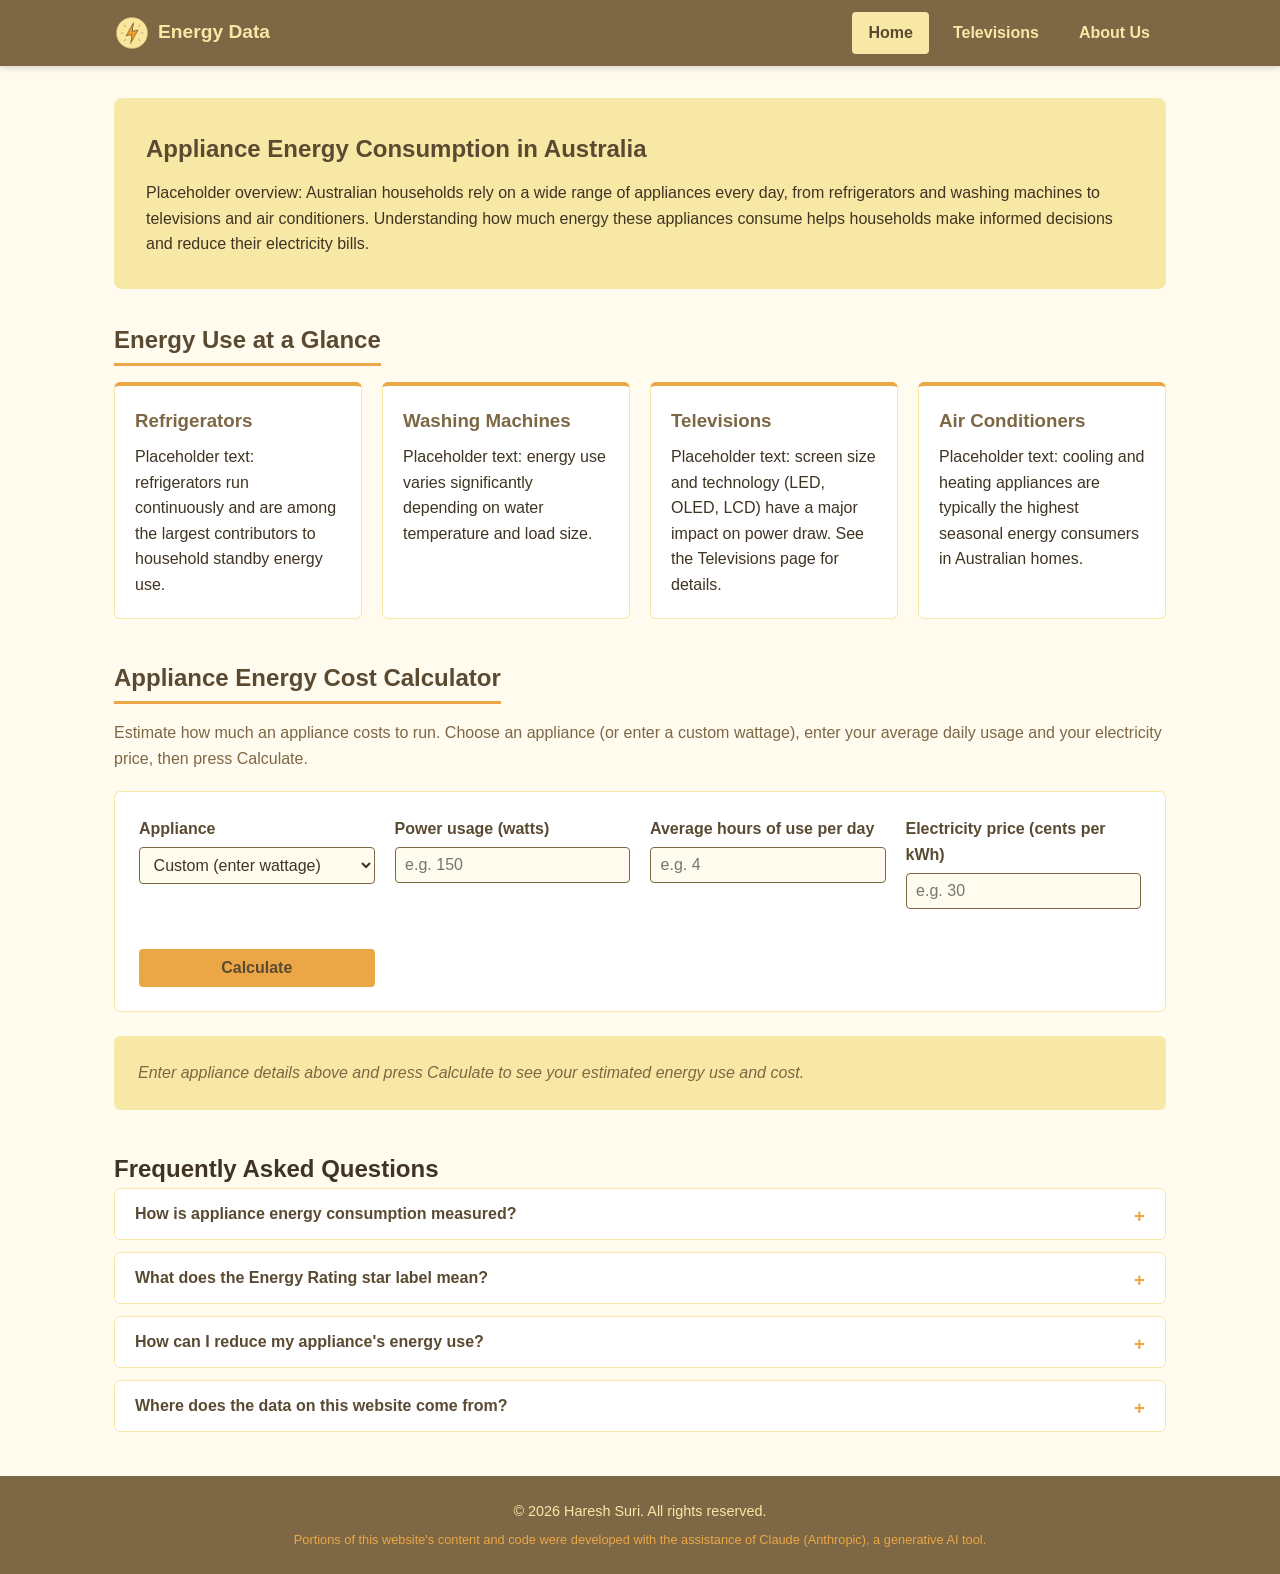
<file: Exercise 0.2/energy-webpage-v1/index.html>
<!DOCTYPE html>
<html lang="en">
<head>
  <meta charset="UTF-8" />
  <meta name="viewport" content="width=device-width, initial-scale=1.0" />
  <title>Home | Energy Data Webpage</title>
  <link rel="icon" type="image/png" href="images/PowerIcon.png" />
  <link rel="stylesheet" href="css/styles.css" />
</head>
<body>
  <header class="site-header">
    <nav class="navbar">
      <a href="index.html" class="brand">
        <img src="images/PowerIcon.png" alt="Energy Data logo" class="logo" />
        <span class="brand-name">Energy Data</span>
      </a>
      <ul class="nav-links">
        <li><a href="index.html" class="active" aria-current="page">Home</a></li>
        <li><a href="televisions.html">Televisions</a></li>
        <li><a href="about.html">About Us</a></li>
      </ul>
    </nav>
  </header>

  <main>
    <section class="hero">
      <h1>Appliance Energy Consumption in Australia</h1>
      <p>
        Placeholder overview: Australian households rely on a wide range of appliances every day,
        from refrigerators and washing machines to televisions and air conditioners. Understanding
        how much energy these appliances consume helps households make informed decisions and
        reduce their electricity bills.
      </p>
    </section>

    <section class="content-block">
      <h2>Energy Use at a Glance</h2>
      <div class="card-grid">
        <article class="card">
          <h3>Refrigerators</h3>
          <p>Placeholder text: refrigerators run continuously and are among the largest contributors to household standby energy use.</p>
        </article>
        <article class="card">
          <h3>Washing Machines</h3>
          <p>Placeholder text: energy use varies significantly depending on water temperature and load size.</p>
        </article>
        <article class="card">
          <h3>Televisions</h3>
          <p>Placeholder text: screen size and technology (LED, OLED, LCD) have a major impact on power draw. See the Televisions page for details.</p>
        </article>
        <article class="card">
          <h3>Air Conditioners</h3>
          <p>Placeholder text: cooling and heating appliances are typically the highest seasonal energy consumers in Australian homes.</p>
        </article>
      </div>
    </section>

    <section class="content-block calculator" aria-labelledby="calculator-heading">
      <h2 id="calculator-heading">Appliance Energy Cost Calculator</h2>
      <p class="calculator-intro">
        Estimate how much an appliance costs to run. Choose an appliance (or enter a custom
        wattage), enter your average daily usage and your electricity price, then press Calculate.
      </p>

      <form id="calculator-form" class="calculator-form" novalidate>
        <div class="form-group">
          <label for="appliance-select">Appliance</label>
          <select id="appliance-select">
            <option value="custom" data-watts="">Custom (enter wattage)</option>
            <option value="fridge" data-watts="150">Refrigerator (150 W)</option>
            <option value="washer" data-watts="500">Washing Machine (500 W)</option>
            <option value="led-tv" data-watts="80">LED Television 55" (80 W)</option>
            <option value="oled-tv" data-watts="110">OLED Television 55" (110 W)</option>
            <option value="aircon" data-watts="2000">Air Conditioner – split system (2000 W)</option>
            <option value="kettle" data-watts="1200">Electric Kettle (1200 W)</option>
            <option value="fan" data-watts="60">Ceiling Fan (60 W)</option>
          </select>
        </div>

        <div class="form-group">
          <label for="watts-input">Power usage (watts)</label>
          <input type="number" id="watts-input" min="1" max="10000" step="1" placeholder="e.g. 150" />
          <span class="field-error" id="watts-error"></span>
        </div>

        <div class="form-group">
          <label for="hours-input">Average hours of use per day</label>
          <input type="number" id="hours-input" min="0" max="24" step="0.1" placeholder="e.g. 4" />
          <span class="field-error" id="hours-error"></span>
        </div>

        <div class="form-group">
          <label for="price-input">Electricity price (cents per kWh)</label>
          <input type="number" id="price-input" min="0" max="200" step="0.1" placeholder="e.g. 30" />
          <span class="field-error" id="price-error"></span>
        </div>

        <button type="submit" class="calculator-submit">Calculate</button>
      </form>

      <div id="calculator-results" class="calculator-results" aria-live="polite">
        <p class="calculator-placeholder">Enter appliance details above and press Calculate to see your estimated energy use and cost.</p>
      </div>
    </section>

    <section class="faq" aria-labelledby="faq-heading">
      <h2 id="faq-heading">Frequently Asked Questions</h2>

      <div class="faq-item">
        <button class="faq-question" aria-expanded="false">
          How is appliance energy consumption measured?
        </button>
        <div class="faq-answer" hidden>
          <p>Placeholder answer: energy consumption is typically measured in kilowatt-hours (kWh) over a
          given period, based on an appliance's power rating and usage time.</p>
        </div>
      </div>

      <div class="faq-item">
        <button class="faq-question" aria-expanded="false">
          What does the Energy Rating star label mean?
        </button>
        <div class="faq-answer" hidden>
          <p>Placeholder answer: the star rating compares the energy efficiency of similar appliances,
          with more stars indicating lower energy use for a comparable size and feature set.</p>
        </div>
      </div>

      <div class="faq-item">
        <button class="faq-question" aria-expanded="false">
          How can I reduce my appliance's energy use?
        </button>
        <div class="faq-answer" hidden>
          <p>Placeholder answer: simple steps include switching off standby power, choosing efficient
          settings, and replacing old appliances with higher star-rated models.</p>
        </div>
      </div>

      <div class="faq-item">
        <button class="faq-question" aria-expanded="false">
          Where does the data on this website come from?
        </button>
        <div class="faq-answer" hidden>
          <p>Placeholder answer: figures shown on this site are placeholder values for the purposes of
          this exercise and will later be replaced with real Australian energy market data.</p>
        </div>
      </div>
    </section>
  </main>

  <footer class="site-footer">
    <p>&copy; <span id="current-year"></span> Haresh Suri. All rights reserved.</p>
    <p class="genai-note">Portions of this website's content and code were developed with the assistance of Claude (Anthropic), a generative AI tool.</p>
  </footer>

  <script src="js/scripts.js"></script>
</body>
</html>
</file>
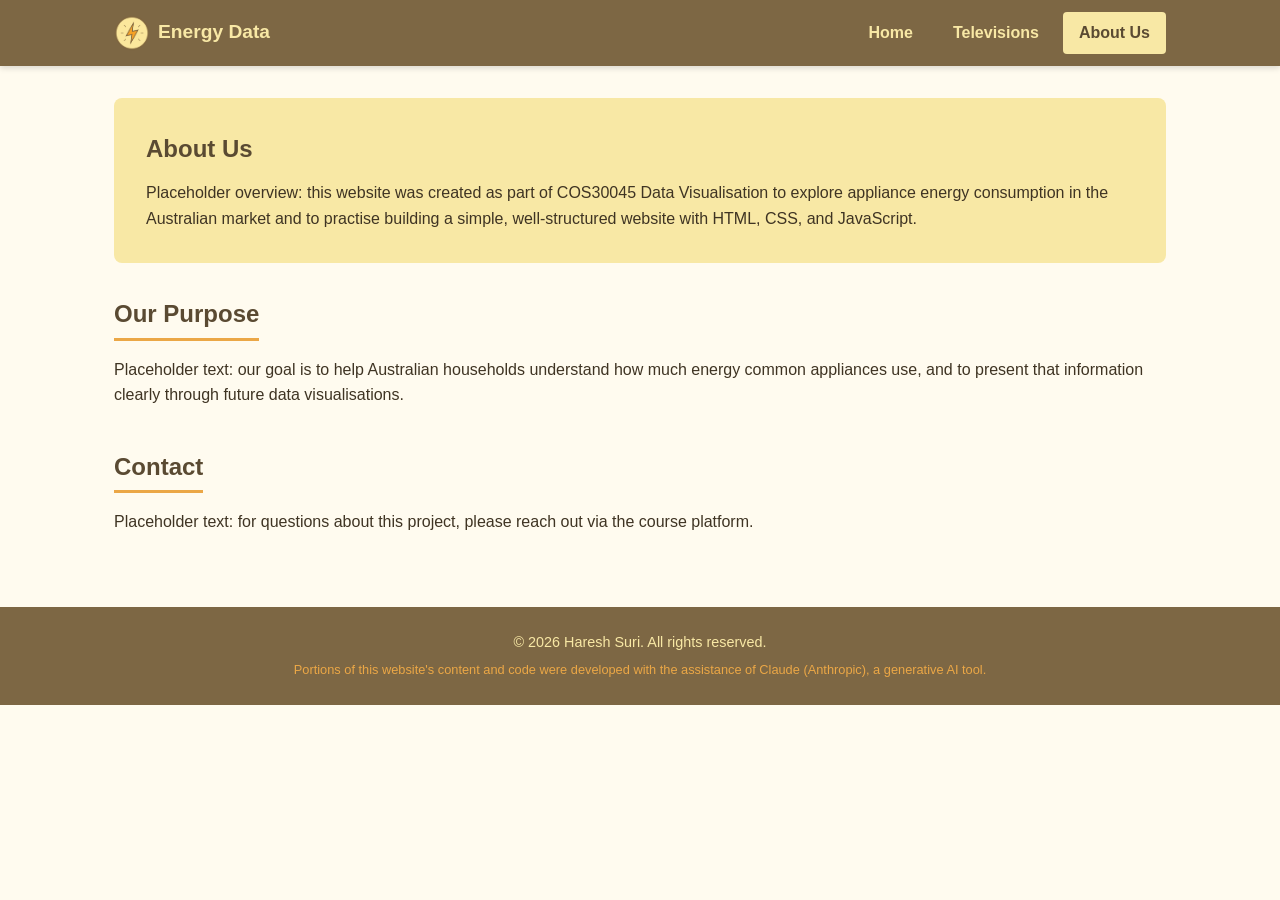
<file: Exercise 0.2/energy-webpage-v1/about.html>
<!DOCTYPE html>
<html lang="en">
<head>
  <meta charset="UTF-8" />
  <meta name="viewport" content="width=device-width, initial-scale=1.0" />
  <title>About Us | Energy Data Webpage</title>
  <link rel="icon" type="image/png" href="images/PowerIcon.png" />
  <link rel="stylesheet" href="css/styles.css" />
</head>
<body>
  <header class="site-header">
    <nav class="navbar">
      <a href="index.html" class="brand">
        <img src="images/PowerIcon.png" alt="Energy Data logo" class="logo" />
        <span class="brand-name">Energy Data</span>
      </a>
      <ul class="nav-links">
        <li><a href="index.html">Home</a></li>
        <li><a href="televisions.html">Televisions</a></li>
        <li><a href="about.html" class="active" aria-current="page">About Us</a></li>
      </ul>
    </nav>
  </header>

  <main>
    <section class="hero">
      <h1>About Us</h1>
      <p>
        Placeholder overview: this website was created as part of COS30045 Data Visualisation to
        explore appliance energy consumption in the Australian market and to practise building a
        simple, well-structured website with HTML, CSS, and JavaScript.
      </p>
    </section>

    <section class="content-block">
      <h2>Our Purpose</h2>
      <p>
        Placeholder text: our goal is to help Australian households understand how much energy
        common appliances use, and to present that information clearly through future data
        visualisations.
      </p>
    </section>

    <section class="content-block">
      <h2>Contact</h2>
      <p>Placeholder text: for questions about this project, please reach out via the course platform.</p>
    </section>
  </main>

  <footer class="site-footer">
    <p>&copy; <span id="current-year"></span> Haresh Suri. All rights reserved.</p>
    <p class="genai-note">Portions of this website's content and code were developed with the assistance of Claude (Anthropic), a generative AI tool.</p>
  </footer>

  <script src="js/scripts.js"></script>
</body>
</html>
</file>
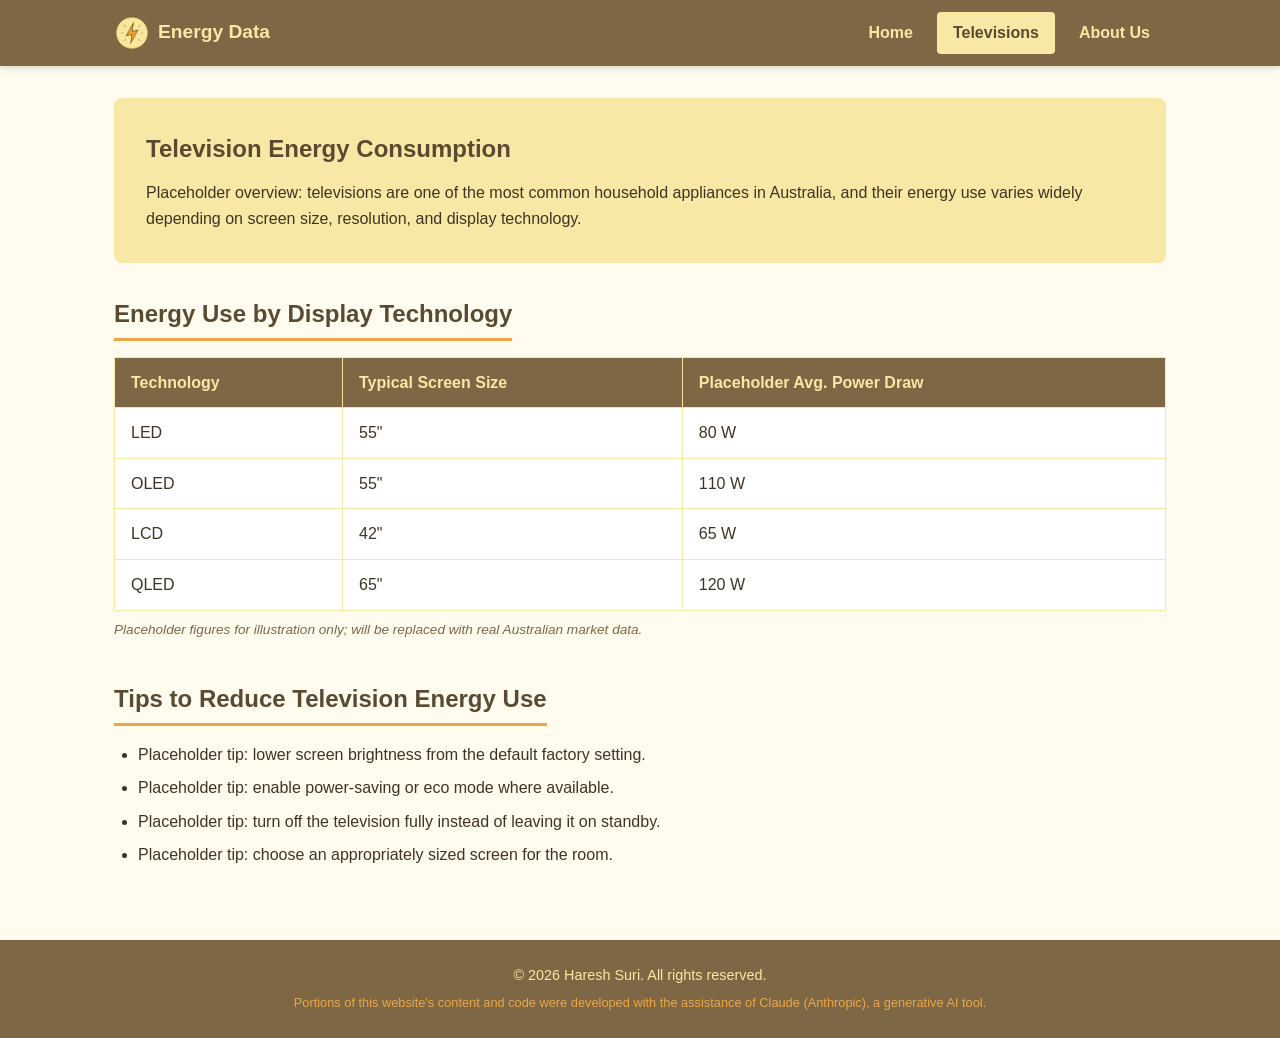
<file: Exercise 0.2/energy-webpage-v1/televisions.html>
<!DOCTYPE html>
<html lang="en">
<head>
  <meta charset="UTF-8" />
  <meta name="viewport" content="width=device-width, initial-scale=1.0" />
  <title>Televisions | Energy Data Webpage</title>
  <link rel="icon" type="image/png" href="images/PowerIcon.png" />
  <link rel="stylesheet" href="css/styles.css" />
</head>
<body>
  <header class="site-header">
    <nav class="navbar">
      <a href="index.html" class="brand">
        <img src="images/PowerIcon.png" alt="Energy Data logo" class="logo" />
        <span class="brand-name">Energy Data</span>
      </a>
      <ul class="nav-links">
        <li><a href="index.html">Home</a></li>
        <li><a href="televisions.html" class="active" aria-current="page">Televisions</a></li>
        <li><a href="about.html">About Us</a></li>
      </ul>
    </nav>
  </header>

  <main>
    <section class="hero">
      <h1>Television Energy Consumption</h1>
      <p>
        Placeholder overview: televisions are one of the most common household appliances in
        Australia, and their energy use varies widely depending on screen size, resolution, and
        display technology.
      </p>
    </section>

    <section class="content-block">
      <h2>Energy Use by Display Technology</h2>
      <div class="table-wrapper">
        <table class="data-table">
          <thead>
            <tr>
              <th>Technology</th>
              <th>Typical Screen Size</th>
              <th>Placeholder Avg. Power Draw</th>
            </tr>
          </thead>
          <tbody>
            <tr>
              <td>LED</td>
              <td>55"</td>
              <td>80 W</td>
            </tr>
            <tr>
              <td>OLED</td>
              <td>55"</td>
              <td>110 W</td>
            </tr>
            <tr>
              <td>LCD</td>
              <td>42"</td>
              <td>65 W</td>
            </tr>
            <tr>
              <td>QLED</td>
              <td>65"</td>
              <td>120 W</td>
            </tr>
          </tbody>
        </table>
      </div>
      <p class="table-note">Placeholder figures for illustration only; will be replaced with real Australian market data.</p>
    </section>

    <section class="content-block">
      <h2>Tips to Reduce Television Energy Use</h2>
      <ul class="tips-list">
        <li>Placeholder tip: lower screen brightness from the default factory setting.</li>
        <li>Placeholder tip: enable power-saving or eco mode where available.</li>
        <li>Placeholder tip: turn off the television fully instead of leaving it on standby.</li>
        <li>Placeholder tip: choose an appropriately sized screen for the room.</li>
      </ul>
    </section>
  </main>

  <footer class="site-footer">
    <p>&copy; <span id="current-year"></span> Haresh Suri. All rights reserved.</p>
    <p class="genai-note">Portions of this website's content and code were developed with the assistance of Claude (Anthropic), a generative AI tool.</p>
  </footer>

  <script src="js/scripts.js"></script>
</body>
</html>
</file>
<file: Exercise 0.2/energy-webpage-v1/css/styles.css>
/* ===== Colour palette (matches images/PowerIcon.png) ===== */
:root {
  --color-brown: #7D6744;
  --color-brown-dark: #5A4A32;
  --color-orange: #EBA746;
  --color-pale-yellow: #F8E8A5;
  --color-cream: #FFFBEF;
  --color-text: #3F3423;
  --color-white: #FFFFFF;
}

* {
  box-sizing: border-box;
  margin: 0;
  padding: 0;
}

body {
  font-family: Arial, Helvetica, sans-serif;
  color: var(--color-text);
  background-color: var(--color-cream);
  line-height: 1.6;
}

a {
  color: inherit;
  text-decoration: none;
}

img {
  max-width: 100%;
  display: block;
}

/* ===== Header / Navigation ===== */
.site-header {
  background-color: var(--color-brown);
  box-shadow: 0 2px 6px rgba(0, 0, 0, 0.15);
}

.navbar {
  max-width: 1100px;
  margin: 0 auto;
  display: flex;
  align-items: center;
  justify-content: space-between;
  padding: 0.75rem 1.5rem;
  flex-wrap: wrap;
  gap: 1rem;
}

.brand {
  display: flex;
  align-items: center;
  gap: 0.5rem;
}

.brand .logo {
  width: 36px;
  height: 36px;
}

.brand-name {
  color: var(--color-pale-yellow);
  font-weight: bold;
  font-size: 1.2rem;
}

.nav-links {
  list-style: none;
  display: flex;
  gap: 0.5rem;
}

.nav-links a {
  display: inline-block;
  padding: 0.5rem 1rem;
  border-radius: 4px;
  color: var(--color-pale-yellow);
  font-weight: 600;
  transition: background-color 0.2s ease, color 0.2s ease;
}

.nav-links a:hover {
  background-color: var(--color-orange);
  color: var(--color-brown-dark);
}

.nav-links a.active {
  background-color: var(--color-pale-yellow);
  color: var(--color-brown-dark);
}

/* ===== Main content ===== */
main {
  max-width: 1100px;
  margin: 0 auto;
  padding: 2rem 1.5rem;
}

.hero {
  background-color: var(--color-pale-yellow);
  border-radius: 8px;
  padding: 2rem;
  margin-bottom: 2rem;
}

.hero h1 {
  color: var(--color-brown-dark);
  margin-bottom: 0.75rem;
}

.content-block {
  margin-bottom: 2.5rem;
}

.content-block h2 {
  color: var(--color-brown-dark);
  border-bottom: 3px solid var(--color-orange);
  display: inline-block;
  padding-bottom: 0.25rem;
  margin-bottom: 1rem;
}

.card-grid {
  display: grid;
  grid-template-columns: repeat(auto-fit, minmax(220px, 1fr));
  gap: 1.25rem;
}

.card {
  background-color: var(--color-white);
  border: 1px solid var(--color-pale-yellow);
  border-top: 4px solid var(--color-orange);
  border-radius: 6px;
  padding: 1.25rem;
}

.card h3 {
  color: var(--color-brown);
  margin-bottom: 0.5rem;
}

/* ===== FAQ accordion ===== */
.faq-item {
  border: 1px solid var(--color-pale-yellow);
  border-radius: 6px;
  margin-bottom: 0.75rem;
  overflow: hidden;
}

.faq-question {
  width: 100%;
  text-align: left;
  background-color: var(--color-white);
  border: none;
  padding: 1rem 1.25rem;
  font-size: 1rem;
  font-weight: 600;
  color: var(--color-brown-dark);
  cursor: pointer;
  position: relative;
  transition: background-color 0.2s ease;
}

.faq-question:hover {
  background-color: var(--color-pale-yellow);
}

.faq-question::after {
  content: "+";
  position: absolute;
  right: 1.25rem;
  color: var(--color-orange);
  font-weight: bold;
  font-size: 1.2rem;
}

.faq-question[aria-expanded="true"]::after {
  content: "\2212";
}

.faq-answer {
  padding: 0 1.25rem 1rem 1.25rem;
  color: var(--color-text);
}

/* ===== Appliance Energy Cost Calculator ===== */
.calculator-intro {
  margin-bottom: 1.25rem;
  color: var(--color-brown);
}

.calculator-form {
  display: grid;
  grid-template-columns: repeat(auto-fit, minmax(200px, 1fr));
  gap: 1.25rem;
  background-color: var(--color-white);
  border: 1px solid var(--color-pale-yellow);
  border-radius: 6px;
  padding: 1.5rem;
}

.form-group {
  display: flex;
  flex-direction: column;
  gap: 0.35rem;
}

.form-group label {
  font-weight: 600;
  color: var(--color-brown-dark);
}

.form-group select,
.form-group input {
  padding: 0.5rem 0.6rem;
  border: 1px solid var(--color-brown);
  border-radius: 4px;
  font-size: 1rem;
  font-family: inherit;
  color: var(--color-text);
  background-color: var(--color-cream);
}

.form-group select:focus,
.form-group input:focus {
  outline: 2px solid var(--color-orange);
  outline-offset: 1px;
}

.field-error {
  min-height: 1.1em;
  font-size: 0.8rem;
  color: #B3261E;
}

.calculator-submit {
  align-self: end;
  background-color: var(--color-orange);
  color: var(--color-brown-dark);
  border: none;
  border-radius: 4px;
  padding: 0.65rem 1.5rem;
  font-size: 1rem;
  font-weight: 700;
  cursor: pointer;
  transition: background-color 0.2s ease;
  height: fit-content;
}

.calculator-submit:hover {
  background-color: var(--color-brown);
  color: var(--color-pale-yellow);
}

.calculator-results {
  margin-top: 1.5rem;
  background-color: var(--color-pale-yellow);
  border-radius: 6px;
  padding: 1.5rem;
}

.calculator-results h3 {
  color: var(--color-brown-dark);
  margin-bottom: 1rem;
}

.calculator-placeholder {
  color: var(--color-brown);
  font-style: italic;
}

.calculator-error {
  color: #B3261E;
  font-weight: 600;
}

.result-group {
  margin-bottom: 1.25rem;
}

.result-group:last-child {
  margin-bottom: 0;
}

.result-group-title {
  font-size: 0.9rem;
  color: var(--color-brown);
  text-transform: uppercase;
  letter-spacing: 0.05em;
  margin-bottom: 0.6rem;
}

.result-grid {
  display: grid;
  grid-template-columns: repeat(3, 1fr);
  gap: 0.75rem;
}

.result-card {
  display: flex;
  flex-direction: column;
  gap: 0.35rem;
  background-color: var(--color-white);
  border: 1px solid var(--color-brown);
  border-radius: 6px;
  padding: 0.85rem 1rem;
}

.result-label {
  font-size: 0.8rem;
  color: var(--color-brown);
}

.result-value {
  font-size: 1.3rem;
  font-weight: 700;
  color: var(--color-brown-dark);
}

@media (max-width: 480px) {
  .result-grid {
    grid-template-columns: 1fr;
  }
}

/* ===== Tables (Televisions page) ===== */
.table-wrapper {
  overflow-x: auto;
}

.data-table {
  width: 100%;
  border-collapse: collapse;
  background-color: var(--color-white);
}

.data-table th,
.data-table td {
  padding: 0.75rem 1rem;
  border: 1px solid var(--color-pale-yellow);
  text-align: left;
}

.data-table thead {
  background-color: var(--color-brown);
  color: var(--color-pale-yellow);
}

.table-note {
  margin-top: 0.5rem;
  font-size: 0.85rem;
  color: var(--color-brown);
  font-style: italic;
}

.tips-list {
  list-style: disc;
  padding-left: 1.5rem;
}

.tips-list li {
  margin-bottom: 0.5rem;
}

/* ===== Footer ===== */
.site-footer {
  background-color: var(--color-brown);
  color: var(--color-pale-yellow);
  text-align: center;
  padding: 1.5rem;
  font-size: 0.9rem;
}

.site-footer .genai-note {
  margin-top: 0.4rem;
  font-size: 0.8rem;
  color: var(--color-orange);
}
</file>
